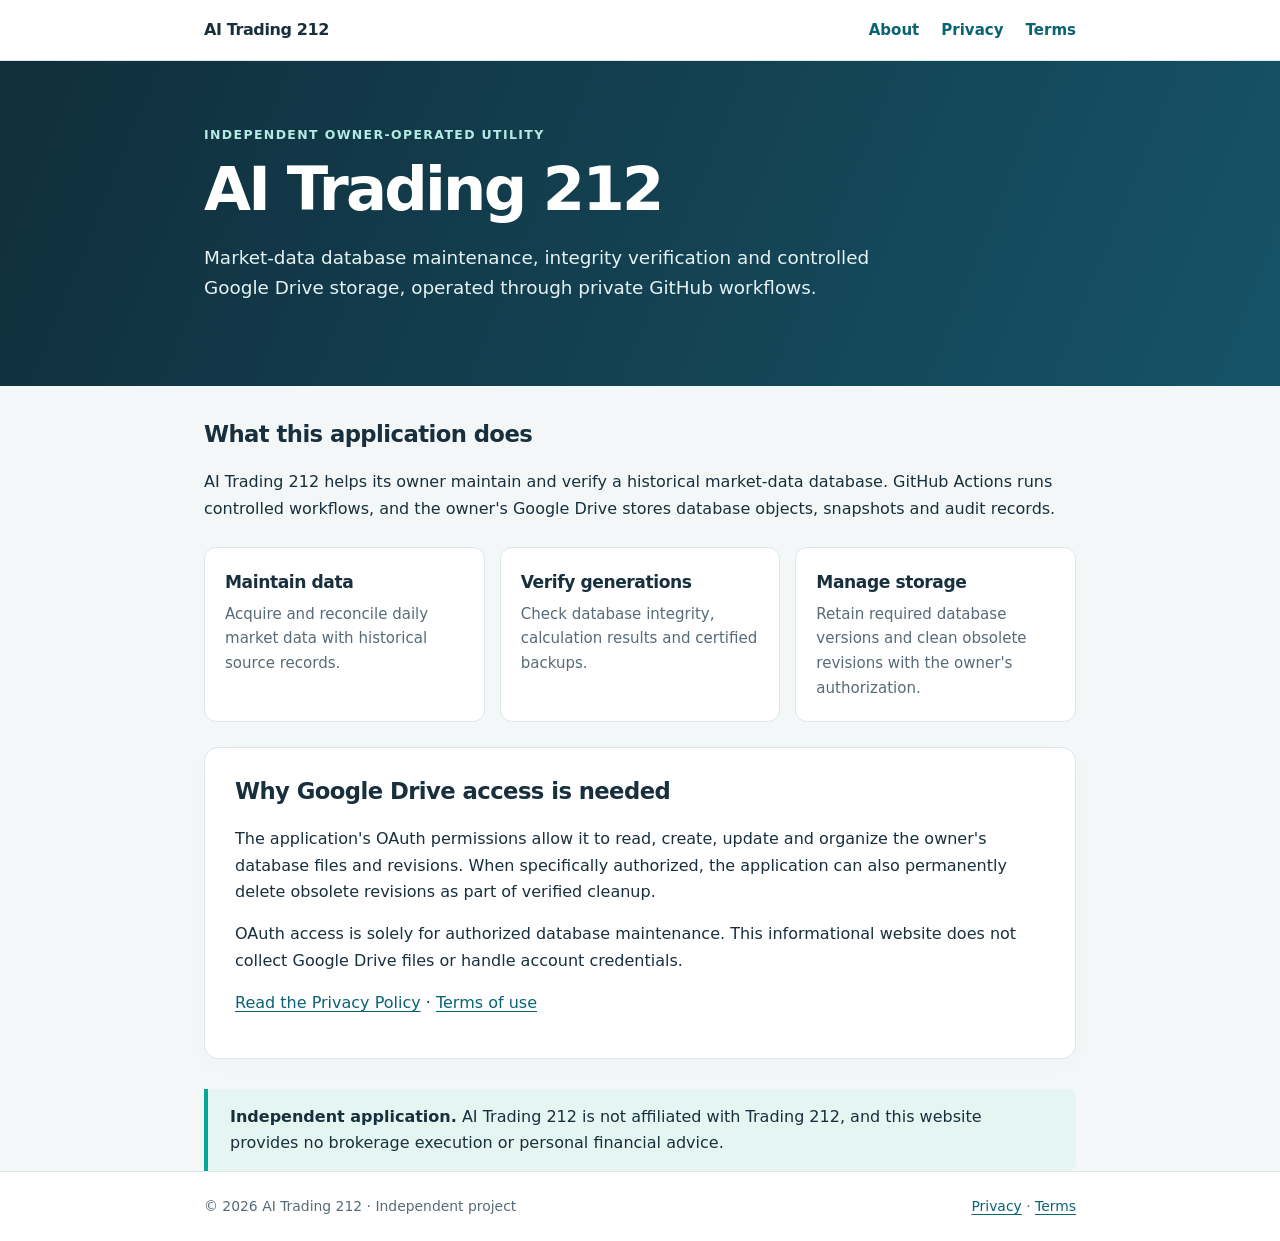
<file: index.html>
<!doctype html>
<html lang="en-GB"><head><meta charset="utf-8"><meta name="viewport" content="width=device-width,initial-scale=1">
<meta name="description" content="AI Trading 212: owner-operated market-data database maintenance and Google Drive OAuth integration.">
<link rel="stylesheet" href="/assets/site.css"><title>AI Trading 212 | Market Data Maintenance</title></head>
<body><header><div class="wrap"><a class="brand" href="/">AI Trading 212</a><nav><a href="/">About</a><a href="/privacy/">Privacy</a><a href="/terms/">Terms</a></nav></div></header>
<section class="hero"><div class="wrap"><div class="eyebrow">Independent owner-operated utility</div><h1>AI Trading 212</h1><p>Market-data database maintenance, integrity verification and controlled Google Drive storage, operated through private GitHub workflows.</p></div></section>
<main class="wrap"><h2>What this application does</h2>
<p>AI Trading 212 helps its owner maintain and verify a historical market-data database. GitHub Actions runs controlled workflows, and the owner's Google Drive stores database objects, snapshots and audit records.</p>
<div class="grid">
<article><h2>Maintain data</h2><p>Acquire and reconcile daily market data with historical source records.</p></article>
<article><h2>Verify generations</h2><p>Check database integrity, calculation results and certified backups.</p></article>
<article><h2>Manage storage</h2><p>Retain required database versions and clean obsolete revisions with the owner's authorization.</p></article></div>
<section class="panel"><h2>Why Google Drive access is needed</h2>
<p>The application's OAuth permissions allow it to read, create, update and organize the owner's database files and revisions. When specifically authorized, the application can also permanently delete obsolete revisions as part of verified cleanup.</p>
<p>OAuth access is solely for authorized database maintenance. This informational website does not collect Google Drive files or handle account credentials.</p>
<p><a href="/privacy/">Read the Privacy Policy</a> · <a href="/terms/">Terms of use</a></p></section>
<div class="callout"><strong>Independent application.</strong> AI Trading 212 is not affiliated with Trading 212, and this website provides no brokerage execution or personal financial advice.</div>
</main>
<footer><div class="wrap"><span>© 2026 AI Trading 212 · Independent project</span><span><a href="/privacy/">Privacy</a> · <a href="/terms/">Terms</a></span></div></footer></body></html>
</file>
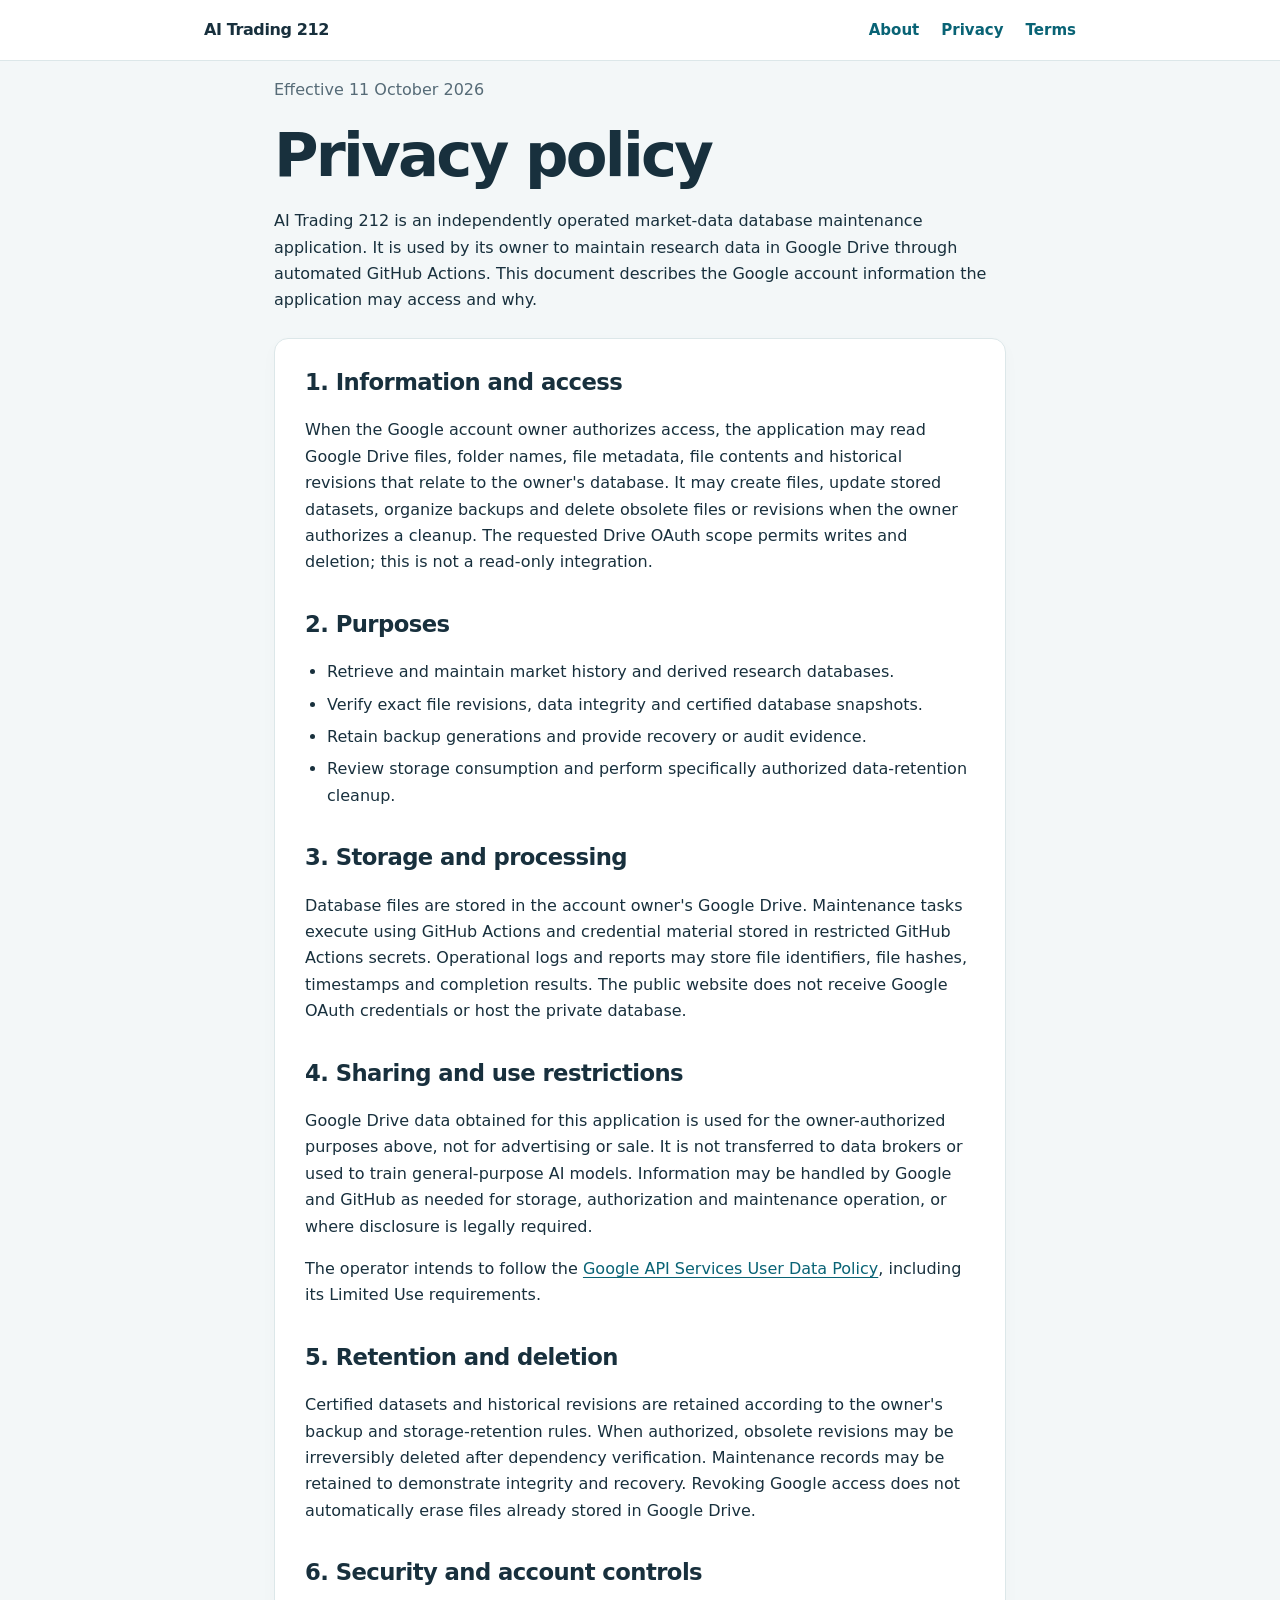
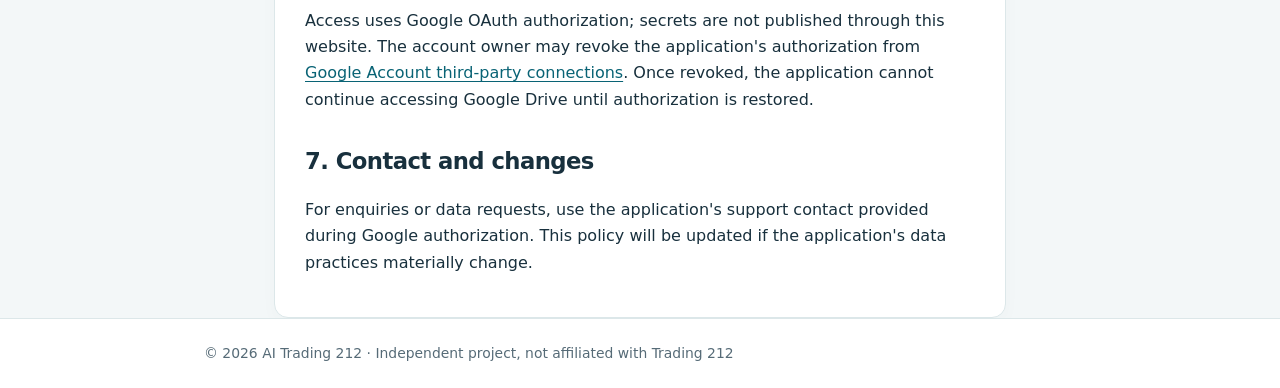
<file: privacy/index.html>
<!doctype html>
<html lang="en-GB"><head><meta charset="utf-8"><meta name="viewport" content="width=device-width,initial-scale=1">
<meta name="description" content="Privacy policy for AI Trading 212, an owner-operated Google Drive market-data database maintenance application.">
<link rel="stylesheet" href="/assets/site.css"><title>Privacy Policy | AI Trading 212</title>
</head><body><header><div class="wrap"><a class="brand" href="/">AI Trading 212</a><nav><a href="/">About</a><a href="/privacy/">Privacy</a><a href="/terms/">Terms</a></nav></div></header>
<main class="wrap prose">
<p class="meta">Effective 11 October 2026</p><h1>Privacy policy</h1>
<p>AI Trading 212 is an independently operated market-data database maintenance application. It is used by its owner to maintain research data in Google Drive through automated GitHub Actions. This document describes the Google account information the application may access and why.</p>
<section class="panel">
<h2>1. Information and access</h2>
<p>When the Google account owner authorizes access, the application may read Google Drive files, folder names, file metadata, file contents and historical revisions that relate to the owner's database. It may create files, update stored datasets, organize backups and delete obsolete files or revisions when the owner authorizes a cleanup. The requested Drive OAuth scope permits writes and deletion; this is not a read-only integration.</p>
<h2>2. Purposes</h2><ul>
<li>Retrieve and maintain market history and derived research databases.</li>
<li>Verify exact file revisions, data integrity and certified database snapshots.</li>
<li>Retain backup generations and provide recovery or audit evidence.</li>
<li>Review storage consumption and perform specifically authorized data-retention cleanup.</li>
</ul>
<h2>3. Storage and processing</h2>
<p>Database files are stored in the account owner's Google Drive. Maintenance tasks execute using GitHub Actions and credential material stored in restricted GitHub Actions secrets. Operational logs and reports may store file identifiers, file hashes, timestamps and completion results. The public website does not receive Google OAuth credentials or host the private database.</p>
<h2>4. Sharing and use restrictions</h2>
<p>Google Drive data obtained for this application is used for the owner-authorized purposes above, not for advertising or sale. It is not transferred to data brokers or used to train general-purpose AI models. Information may be handled by Google and GitHub as needed for storage, authorization and maintenance operation, or where disclosure is legally required.</p>
<p>The operator intends to follow the <a href="https://developers.google.com/terms/api-services-user-data-policy">Google API Services User Data Policy</a>, including its Limited Use requirements.</p>
<h2>5. Retention and deletion</h2>
<p>Certified datasets and historical revisions are retained according to the owner's backup and storage-retention rules. When authorized, obsolete revisions may be irreversibly deleted after dependency verification. Maintenance records may be retained to demonstrate integrity and recovery. Revoking Google access does not automatically erase files already stored in Google Drive.</p>
<h2>6. Security and account controls</h2>
<p>Access uses Google OAuth authorization; secrets are not published through this website. The account owner may revoke the application's authorization from <a href="https://myaccount.google.com/permissions">Google Account third-party connections</a>. Once revoked, the application cannot continue accessing Google Drive until authorization is restored.</p>
<h2>7. Contact and changes</h2>
<p>For enquiries or data requests, use the application's support contact provided during Google authorization. This policy will be updated if the application's data practices materially change.</p>
</section></main><footer><div class="wrap"><span>© 2026 AI Trading 212 · Independent project, not affiliated with Trading 212</span></div></footer></body></html>
</file>
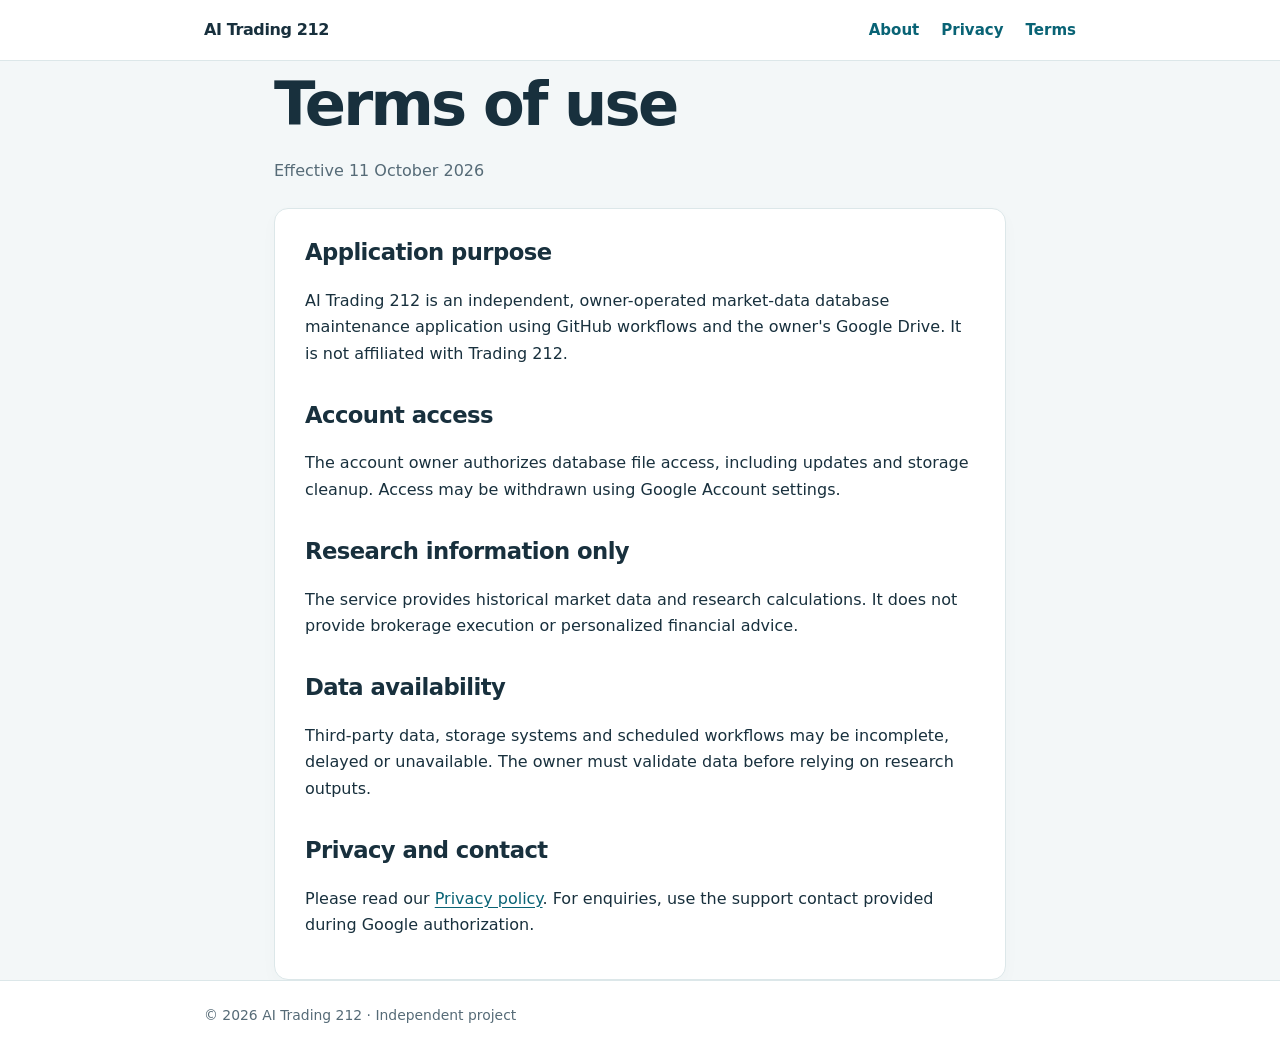
<file: terms/index.html>
<!doctype html>
<html lang="en-GB"><head><meta charset="utf-8"><meta name="viewport" content="width=device-width,initial-scale=1">
<title>Terms of Use | AI Trading 212</title><link rel="stylesheet" href="/assets/site.css"></head>
<body><header><div class="wrap"><a class="brand" href="/">AI Trading 212</a><nav><a href="/">About</a><a href="/privacy/">Privacy</a><a href="/terms/">Terms</a></nav></div></header>
<main class="wrap prose"><h1>Terms of use</h1><p class="meta">Effective 11 October 2026</p>
<section class="panel"><h2>Application purpose</h2><p>AI Trading 212 is an independent, owner-operated market-data database maintenance application using GitHub workflows and the owner's Google Drive. It is not affiliated with Trading 212.</p>
<h2>Account access</h2><p>The account owner authorizes database file access, including updates and storage cleanup. Access may be withdrawn using Google Account settings.</p>
<h2>Research information only</h2><p>The service provides historical market data and research calculations. It does not provide brokerage execution or personalized financial advice.</p>
<h2>Data availability</h2><p>Third-party data, storage systems and scheduled workflows may be incomplete, delayed or unavailable. The owner must validate data before relying on research outputs.</p>
<h2>Privacy and contact</h2><p>Please read our <a href="/privacy/">Privacy policy</a>. For enquiries, use the support contact provided during Google authorization.</p></section></main>
<footer><div class="wrap"><span>© 2026 AI Trading 212 · Independent project</span></div></footer></body></html>
</file>
<file: assets/site.css>
:root{color-scheme:light;--ink:#18303d;--muted:#566b77;--line:#dce7e9;--green:#007f76;--paper:#f3f7f8}
*{box-sizing:border-box}body{margin:0;color:var(--ink);background:var(--paper);font:16px/1.65 system-ui,-apple-system,"Segoe UI",sans-serif}
a{color:#096375;text-underline-offset:3px}a:hover{color:#007f76}
.wrap{max-width:920px;padding:0 24px;margin:0 auto}
header{background:#fff;border-bottom:1px solid var(--line)}header .wrap{display:flex;align-items:center;justify-content:space-between;flex-wrap:wrap;gap:12px;padding-top:17px;padding-bottom:17px}
.brand{font-weight:750;text-decoration:none;color:var(--ink);letter-spacing:-.025em}
nav{display:flex;gap:22px;flex-wrap:wrap;font-size:.94rem}nav a{text-decoration:none;font-weight:600}
.hero{background:linear-gradient(112deg,#102e3b,#165368);color:#fff;padding:64px 0}.hero p{color:#e4f2f3;max-width:680px;font-size:1.15rem}.eyebrow{color:#b2ebe3;font-size:.78rem;letter-spacing:.11em;text-transform:uppercase;font-weight:700}
h1{font-size:clamp(2rem,5vw,3.8rem);letter-spacing:-.045em;line-height:1.16;margin:8px 0 18px}h2{font-size:1.42rem;letter-spacing:-.025em;margin:30px 0 10px}
main{padding:42px 0 75px}.prose{max-width:780px}
.panel{background:#fff;padding:25px 30px;border:1px solid var(--line);border-radius:14px;margin-top:24px;box-shadow:0 6px 18px #24475b06}
.panel h2:first-child{margin-top:0}
.grid{display:grid;grid-template-columns:repeat(3,minmax(0,1fr));gap:15px;margin:25px 0}
.grid article{padding:20px;background:#fff;border:1px solid var(--line);border-radius:12px}
.grid h2{font-size:1.07rem;margin:0 0 5px}.grid p{color:var(--muted);margin:0;font-size:.94rem}
.callout{border-left:4px solid #02a795;background:#e5f5f2;padding:15px 22px;border-radius:0 8px 8px 0;margin-top:30px}
.meta,small{color:var(--muted)}ul{padding-left:22px}li{margin:6px 0}
footer{border-top:1px solid var(--line);padding:23px 0;background:#fff;font-size:.87rem;color:var(--muted)}
footer .wrap{display:flex;justify-content:space-between;flex-wrap:wrap;gap:15px}
@media(max-width:650px){.grid{grid-template-columns:1fr}.hero{padding:42px 0}.panel{padding:18px 20px}}
</file>
